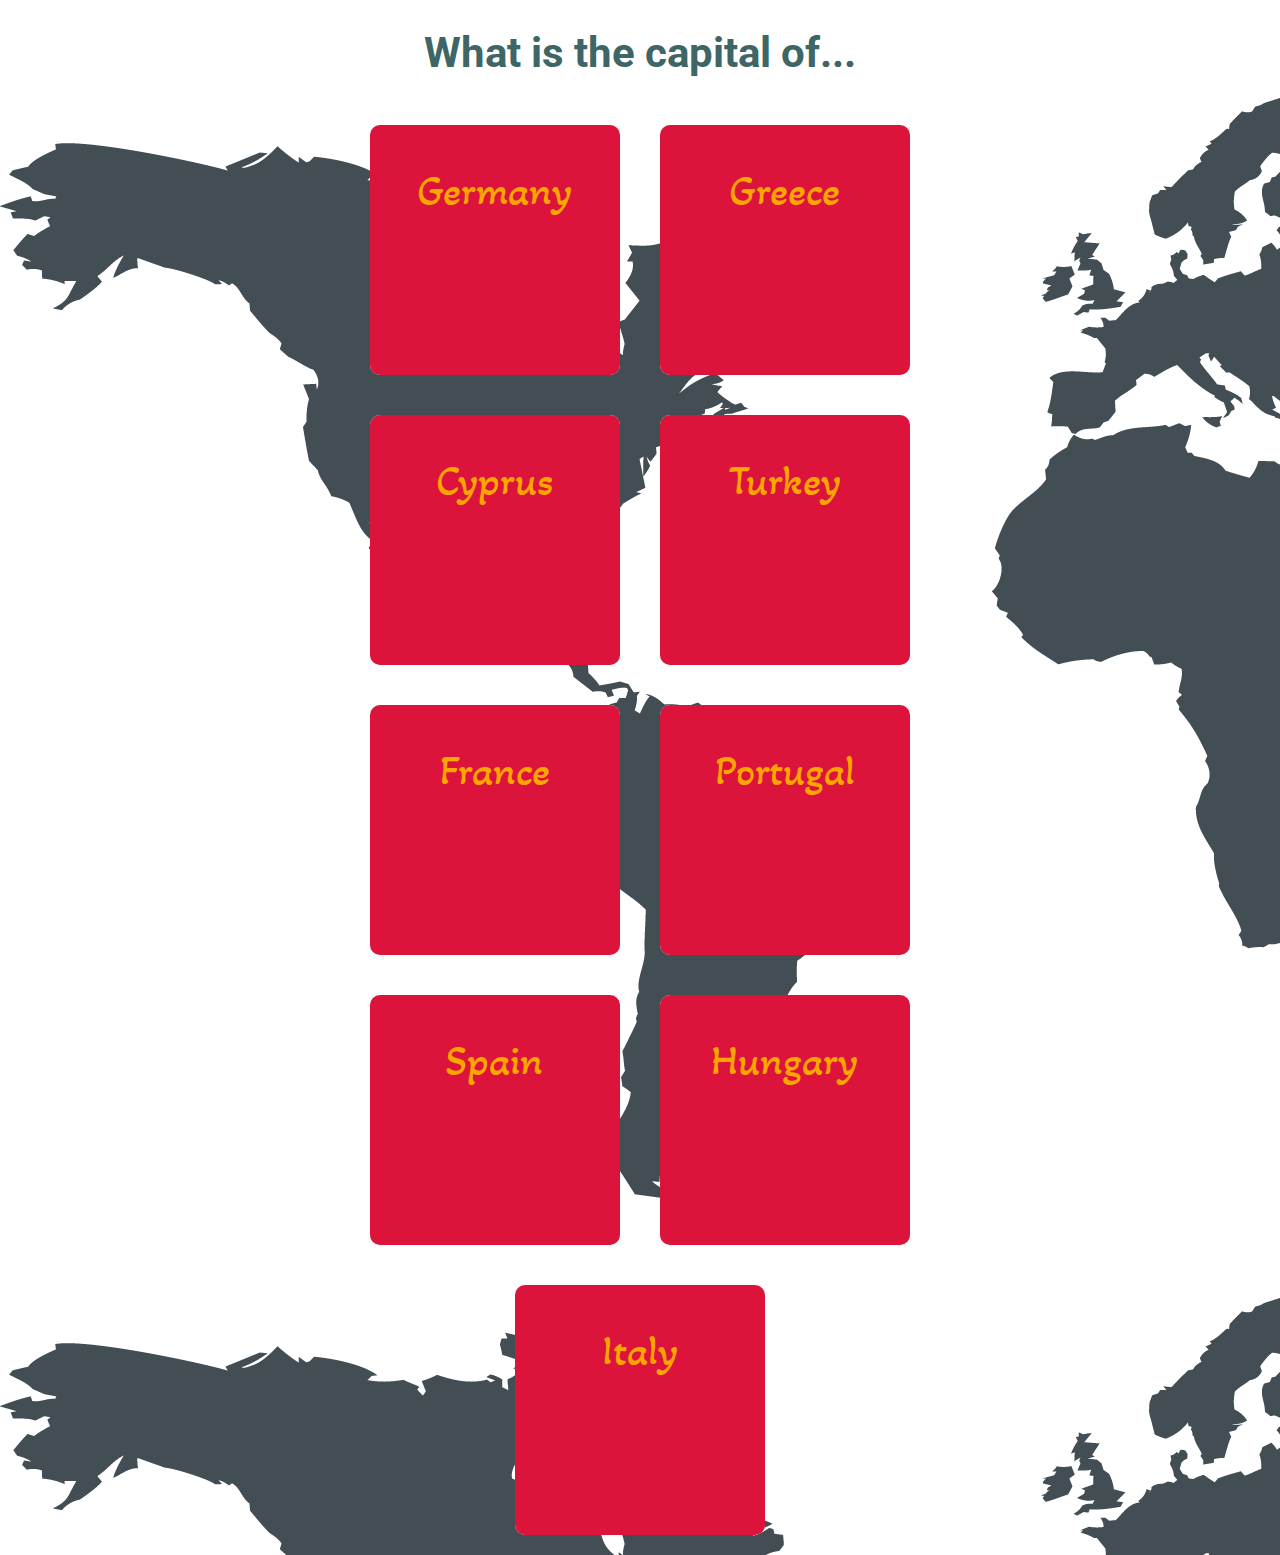
<file: Flashcards/index.html>
<!DOCTYPE html>
<html lang="en">
<head>
    <meta charset="UTF-8">
    <title>Flashcards</title>
    <link rel="stylesheet" href="style.css" />
    <link rel="preconnect" href="https://fonts.gstatic.com" />
    <link href="https://fonts.googleapis.com/css2?family=Roboto&family=Akaya+Telivigala&display=swap" rel="stylesheet" />
</head>
<body>
    <h1>What is the capital of...</h1>
    <div class="flex-container">
        <div class="card-container">
            <div class="card">
                <div class="card-front">
                    <p>Germany</p>
                </div>
                <div class="card-back">
                    <p>Berlin</p>
                </div>
            </div>
        </div>
        <div class="card-container">
            <div class="card">
                <div class="card-front">
                    <p>Greece</p>
                </div>
                <div class="card-back">
                    <p>Athens</p>
                </div>
            </div>
        </div>
        <div class="card-container">
            <div class="card">
                <div class="card-front">
                    <p>Cyprus</p>
                </div>
                <div class="card-back">
                    <p>Nicosia</p>
                </div>
            </div>
        </div>
        <div class="card-container">
            <div class="card">
                <div class="card-front">
                    <p>Turkey</p>
                </div>
                <div class="card-back">
                    <p>Ankara</p>
                </div>
            </div>
        </div>
        <div class="card-container">
            <div class="card">
                <div class="card-front">
                    <p>France</p>
                </div>
                <div class="card-back">
                    <p>Paris</p>
                </div>
            </div>
        </div>
        <div class="card-container">
            <div class="card">
                <div class="card-front">
                    <p>Portugal</p>
                </div>
                <div class="card-back">
                    <p>Lisbon</p>
                </div>
            </div>
        </div>
        <div class="card-container">
            <div class="card">
                <div class="card-front">
                    <p>Spain</p>
                </div>
                <div class="card-back">
                    <p>Madrid</p>
                </div>
            </div>
        </div>
        <div class="card-container">
            <div class="card">
                <div class="card-front">
                    <p>Hungary</p>
                </div>
                <div class="card-back">
                    <p>Budapest</p>
                </div>
            </div>
        </div>
        <div class="card-container">
            <div class="card">
                <div class="card-front">
                    <p>Italy</p>
                </div>
                <div class="card-back">
                    <p>Rome</p>
                </div>
            </div>
        </div>
    </div>
</body>
</html>
</file>
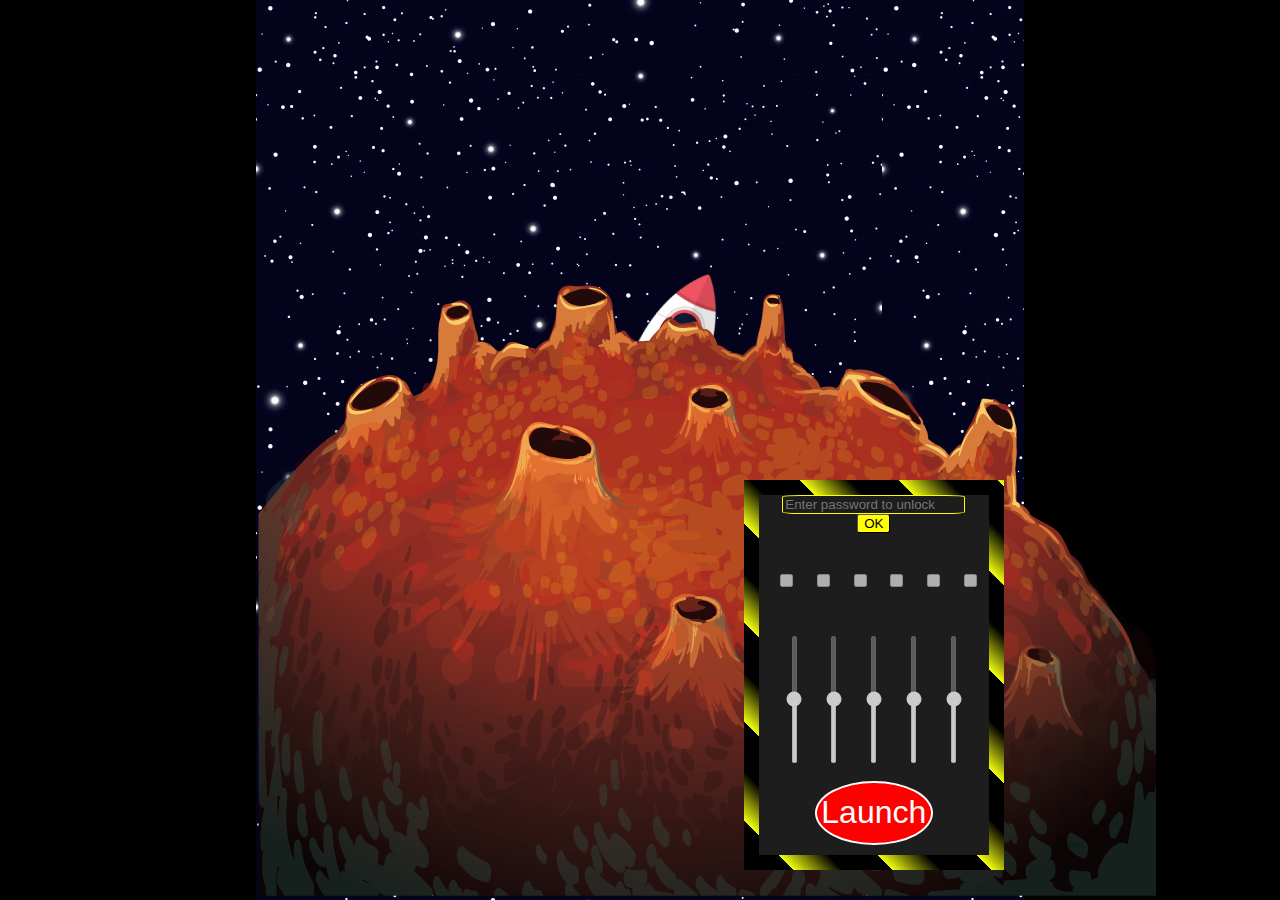
<file: Open space/index.html>
<!DOCTYPE html>
<html lang="en">
<head>
    <meta charset="UTF-8">
    <title>Open Space</title>
    <link rel="stylesheet" href="style.css" />
    <script src="script.js"></script>
</head>
<body>
    <div class="space">
        <div class="planet-area">
            <img class="planet" src="assets/mars.png" alt="planet Mars" />
            <img class="rocket" src="assets/rocket.png" alt="space rocket" />
        </div>
        <div class="control-panel">
            <div class="control-panel__inner">
                <!--textarea and OK button-->
                <input id="text-box" type="password" placeholder="Enter password to unlock" />
                <input id="ok-button" type="submit" value="OK" />

                <!--checkbox buttons-->
                <div class="check-buttons">
                    <label for="check-box1" ></label>
                    <input id="check-box1" class="check-box" type="checkbox" />
                    <label for="check-box2" ></label>
                    <input id="check-box2" class="check-box" type="checkbox" />
                    <label for="check-box3" ></label>
                    <input id="check-box3" class="check-box" type="checkbox" />
                    <label for="check-box4" ></label>
                    <input id="check-box4" class="check-box" type="checkbox" />
                    <label for="check-box5" ></label>
                    <input id="check-box5" class="check-box" type="checkbox" />
                    <label for="check-box6" ></label>
                    <input id="check-box6" class="check-box" type="checkbox" />
                </div>
                <!--levers-->
                <div class="levers">
                    <input id="slider1" class="slider" type="range" min="1" max="9" value="5" />
                    <input id="slider2" class="slider" type="range" min="1" max="9" value="5" />
                    <input id="slider3" class="slider" type="range" min="1" max="9" value="5" />
                    <input id="slider4" class="slider" type="range" min="1" max="9" value="5" />
                    <input id="slider5" class="slider" type="range" min="1" max="9" value="5" />
                </div>

                <!--launch button-->
                <input id="launch-button" type="button" value="Launch" />
            </div>
        </div>
    </div>
</body>
</html>
</file>
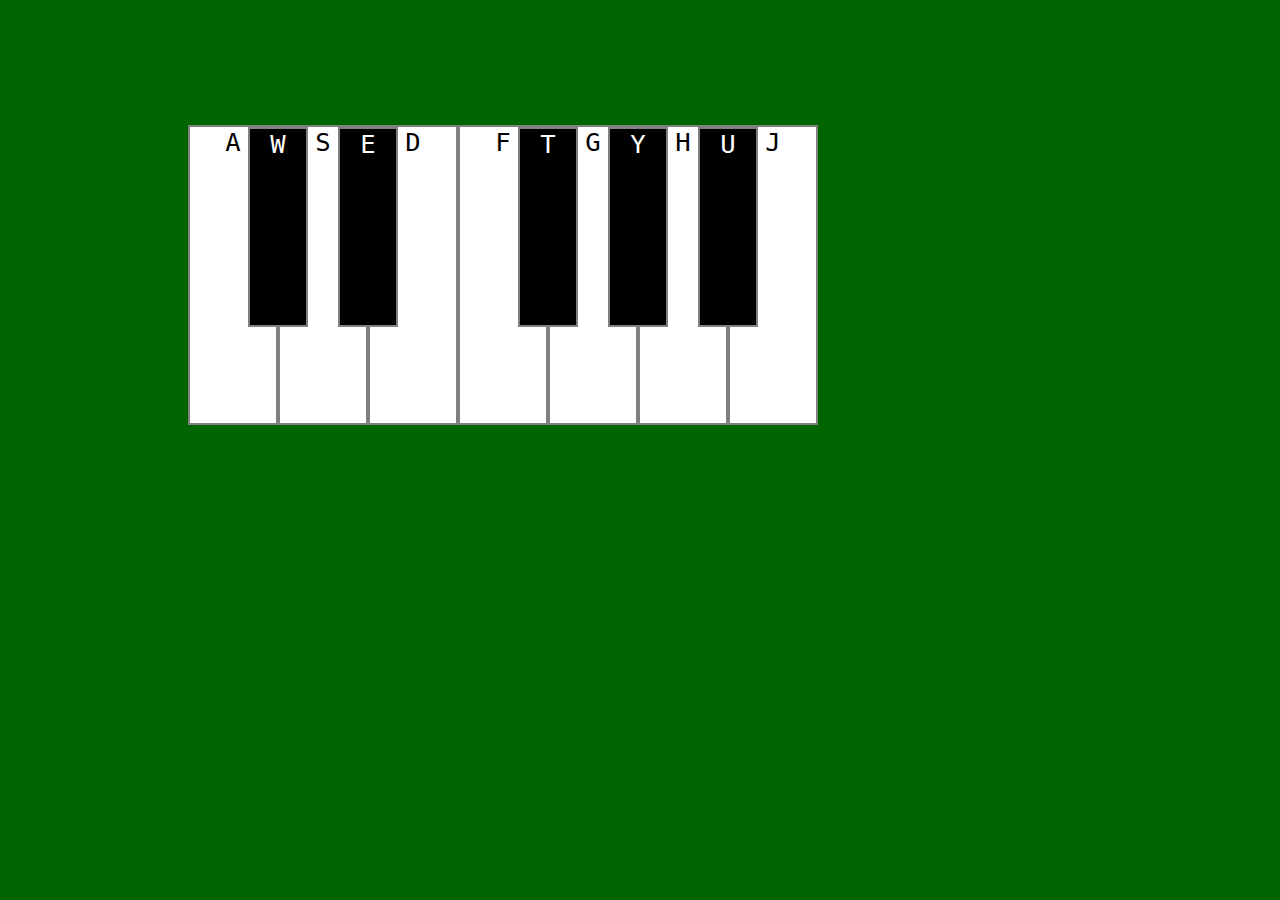
<file: Virtual Piano/index.html>
<!DOCTYPE html>
<html lang="en">
<head>
    <meta charset="utf-8">
    <title>Virtual Piano</title>
    <link rel="stylesheet" href="./style.css" />
</head>
<body>
    <div class="container">
        <div class="white-keys">
            <kbd>A</kbd>
            <kbd>S</kbd>
            <kbd>D</kbd>
            <kbd>F</kbd>
            <kbd>G</kbd>
            <kbd>H</kbd>
            <kbd>J</kbd>
        </div>
        <div class="black-keys">
            <kbd>W</kbd>
            <kbd>E</kbd>
            <kbd>T</kbd>
            <kbd>Y</kbd>
            <kbd>U</kbd>
        </div>
    </div>
    <script src="./script.js"></script>
</body>
</html>
</file>
<file: Flashcards/style.css>
body {
    margin: auto;
    background-image: url("assets/world.png");
    display: block;
    position: center;
    width: 50%;
    text-align: center;
    font-family: 'Roboto', sans-serif;
    font-size: 1.3em;
}

h1 {
    color: #3e6666;
}

.flex-container {
    /*border: solid blue 4px;*/
    /*border-radius: 20px;*/
    display: flex;
    flex-wrap: wrap;
    justify-content: center;
    align-items: center;
    perspective: 1000px;
}

.card-container {
    position: relative;
    font-size: 2em;
    font-family: 'Akaya Telivigala', cursive;
    color: orange;
    margin: 20px;
    background-color: #eee6d9;
    border-radius: 10px;
    flex: 0 auto 0;
    min-width: 250px;
    min-height: 250px;
    transition: all 1s linear;
    transform-style: preserve-3d;
}

.card-front, .card-back {
    width: 100%;
    height: 100%;
    position: absolute;
    border-radius: 10px;
    backface-visibility: hidden;
}

.card-front {
    background: crimson;
    z-index: 3;
}

.card-back {
    background: darkgreen;
    z-index: 2;
    transform: rotateY(180deg);
}

.card-container:hover {
    transform: rotateY(180deg);
}
</file>
<file: Open space/style.css>
body {
    background-color: #000;
    width: 60%;
    margin: auto;
}

.space {
    height: 100vh;
    background-image: url("./assets/space.png");
    background-color: #000;
    background-repeat: repeat;
    position: relative;
}

.planet-area {
    height: 100%;
    width: 100%;
    position: relative;
}

.planet {
    position: absolute;
    bottom: 0;
    left: 0;
    z-index: 2;
}

.rocket {
    width: 30%;
    height: auto;
    position: absolute;
    bottom: 46vh;
    left: 23vw;
    transform: rotate(25deg);
    z-index: 1;
}

.control-panel {
    position: absolute;
    width: 30%;
    height: 40%;
    bottom: 30px;
    right: 20px;
    z-index: 5;
    padding: 15px;
    background-color: black;
    background-image: repeating-linear-gradient(45deg, transparent, transparent 35px, rgba(243, 255, 15, 1) 35px, rgba(0, 0, 0, 1) 70px);
}

.control-panel__inner {
    width: 100%;
    height: 100%;
    background-color: #1d1d1d;
    display: flex;
    flex-flow: column nowrap;
    align-items: center;
    /*justify-content: space-around;*/
}

#text-box {
    background-color: transparent;
    border: solid 1px yellow;
    border-radius: 10%;
    color: yellow;
}

#ok-button {
    background-color: yellow;
    border: outset 1px black;
    border-radius: 10%;
}

.check-buttons, .levers {
    margin: 5px 0;
    width: 100%;
    flex: 1 1 0;
    display: flex;
    flex-flow: row nowrap;
    justify-content: space-evenly;
    align-items: center;
}

.slider[type="range"] {
    -webkit-appearance: slider-vertical;  /* Chrome */
    writing-mode: bt-lr;  /* IE */
    /*height: 60px;*/
    width: 5px;
}

#launch-button {
    background-color: red;
    margin: 10px 0;
    border: solid 2px white;
    border-radius: 50%;
    padding: 5% 2%;
    color: white;
    font-size: 2em;
}
</file>
<file: Virtual Piano/style.css>
body {
    background-color: darkgreen;
    margin: auto;
    text-align: center;
    width: 99%;
}

.container {
    height: 300px;
    margin: auto;
    padding-top: 10%;
    position: relative;
    text-align: center;
    width: 900px;
}

.white-keys {
    /*display: inline-block;*/
    position: absolute;
}

.black-keys {
    /*display: inline-block;*/
    position: absolute;
    left: 58px;
    z-index: 2;
}

.white-keys kbd,
.black-keys kbd {
    border: solid 2px grey;
    box-sizing: border-box;
    font-size: 2vw;
}

.white-keys kbd {
    background-color: white;
    color: black;
    height: 300px;
    margin: -2px;
    width: 90px;
}

.black-keys kbd {
    background-color: black;
    color: white;
    height: 200px;
    margin-right: 26px;
    width: 60px;
}

.black-keys kbd:nth-child(2) {
    margin-right: 116px;
}

kbd {
    display: inline-block;
}
</file>
